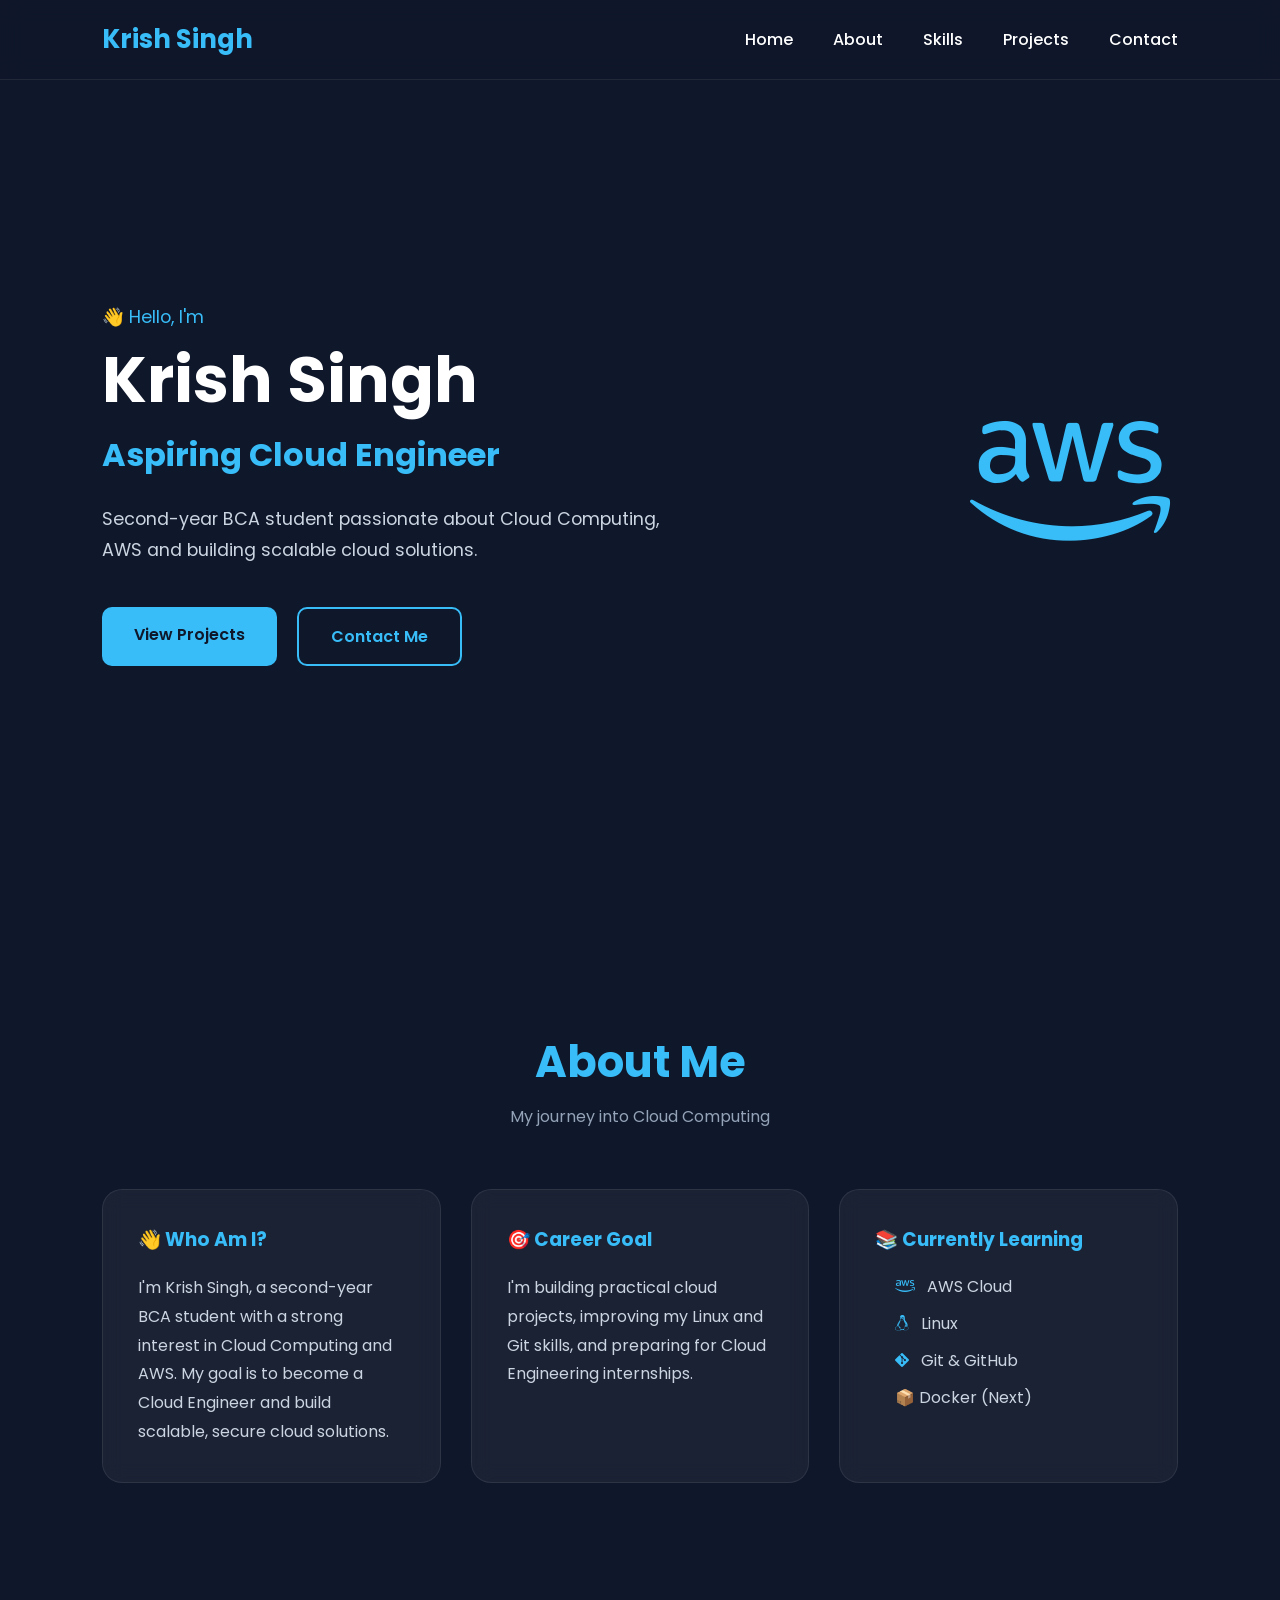
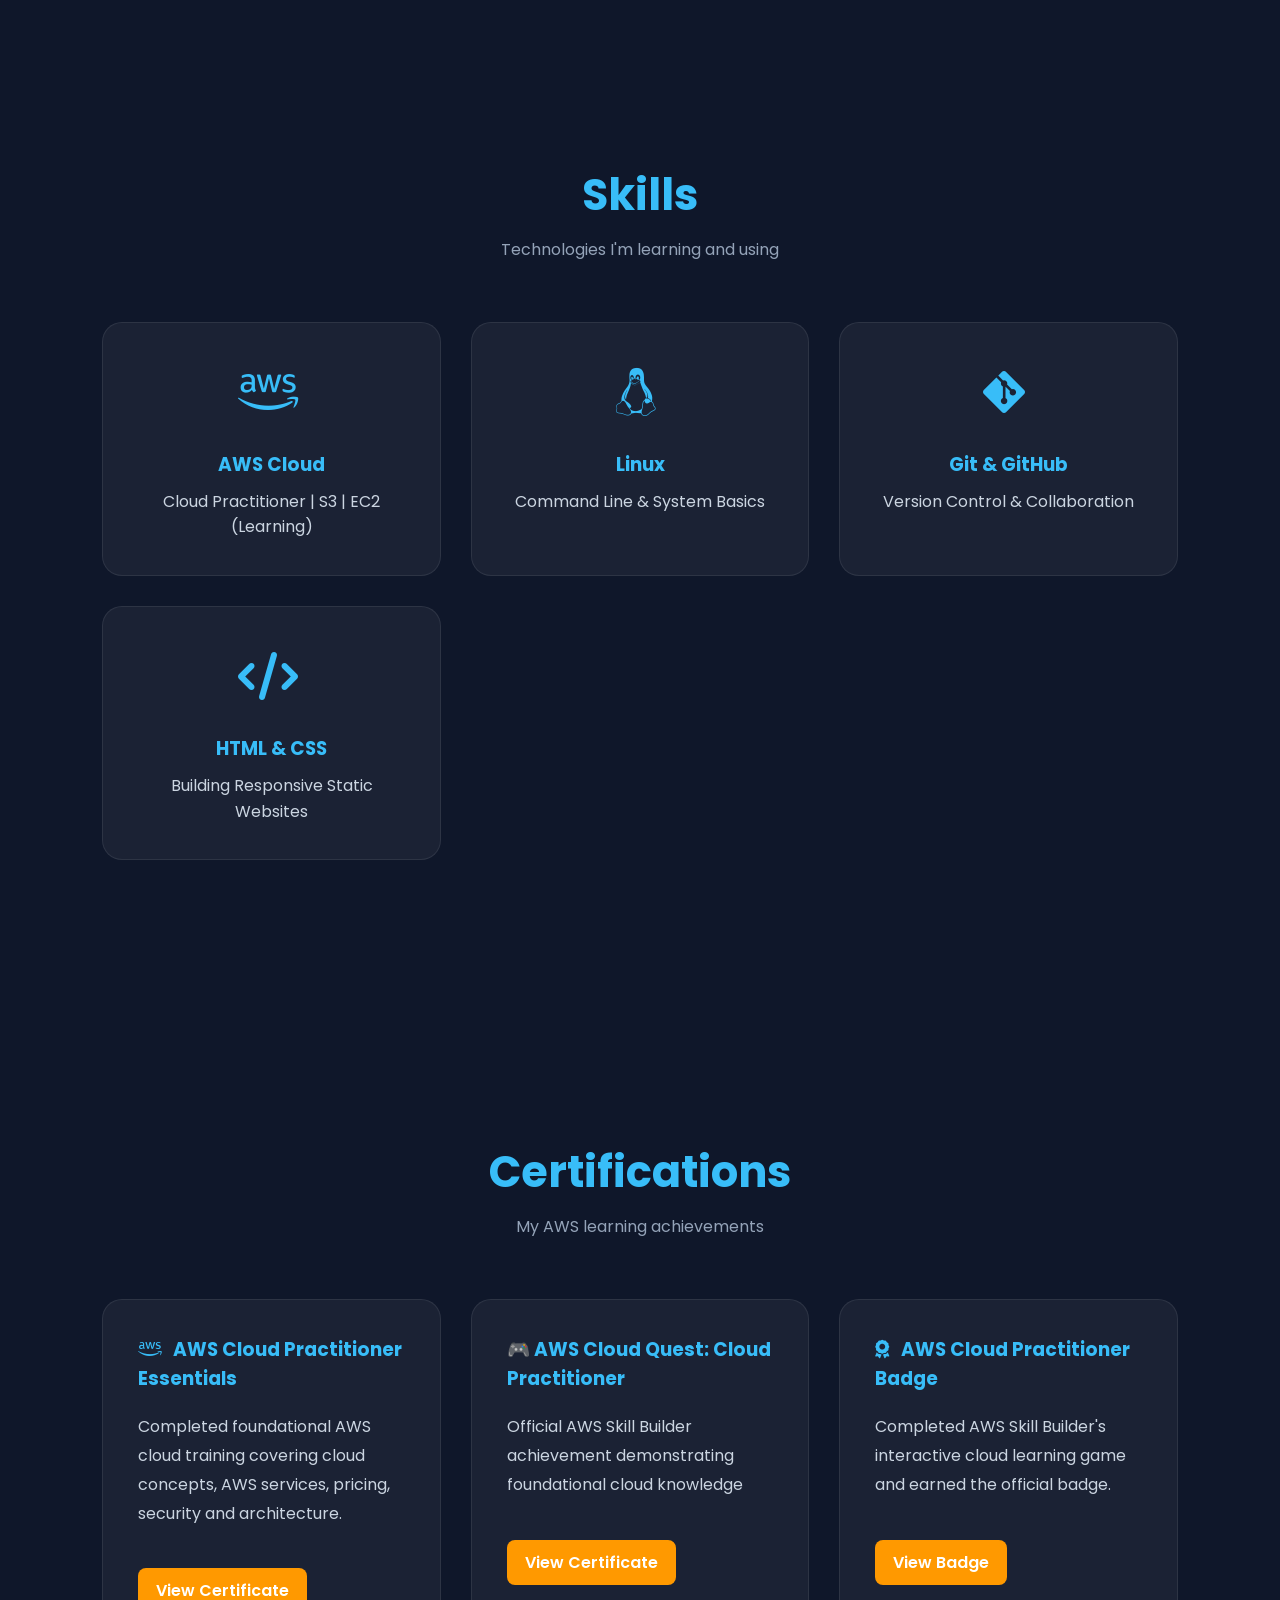
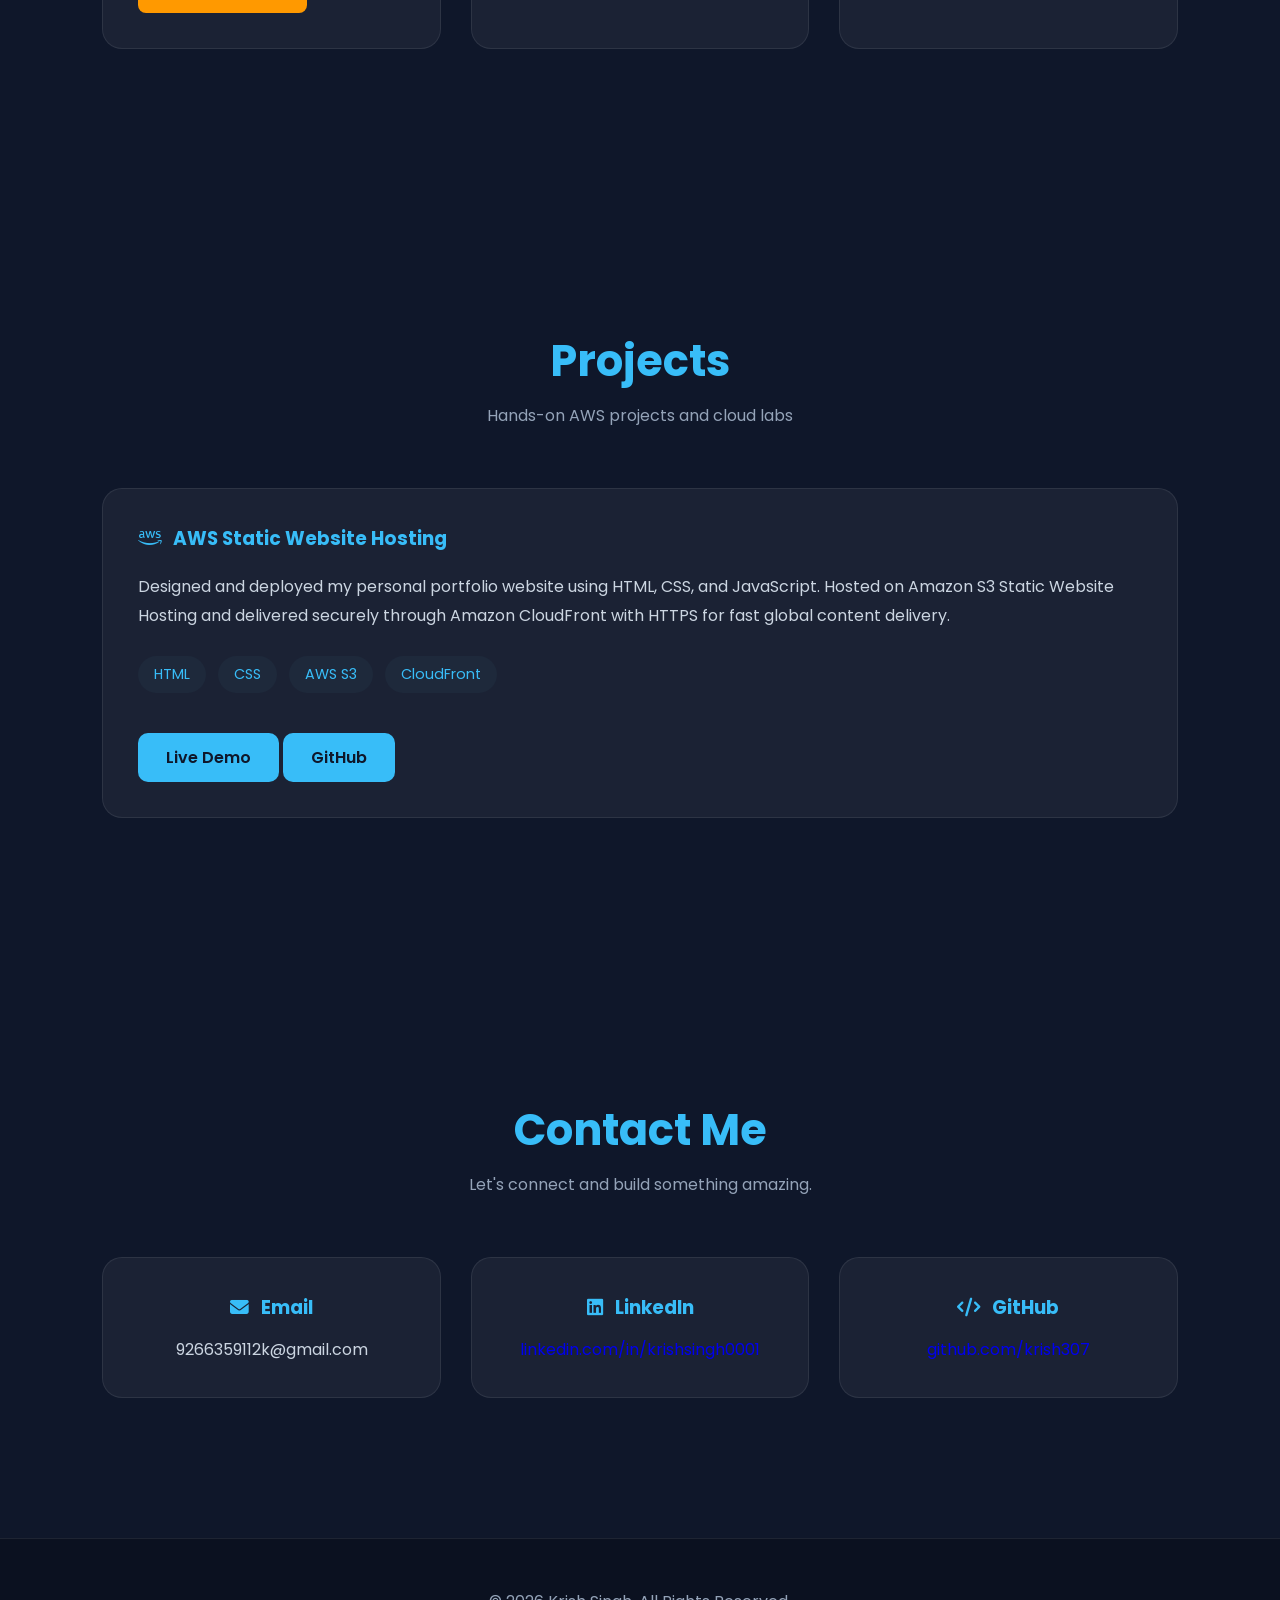
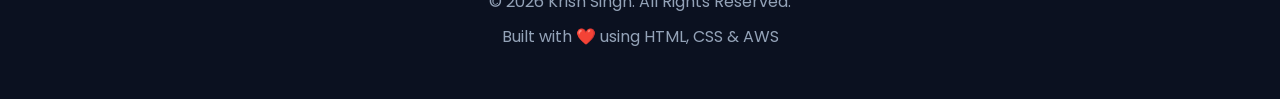
<file: index.html>
<!DOCTYPE html>
<html lang="en">

<head>
    <meta charset="UTF-8">
    <meta name="viewport" content="width=device-width, initial-scale=1.0">
    <title>Krish Singh | Cloud Engineer Portfolio</title>
    <link rel="preconnect" href="https://fonts.googleapis.com">
<link rel="preconnect" href="https://fonts.gstatic.com" crossorigin>
<link href="https://fonts.googleapis.com/css2?family=Poppins:ital,wght@0,100;0,200;0,300;0,400;0,500;0,600;0,700;0,800;0,900;1,100;1,200;1,300;1,400;1,500;1,600;1,700;1,800;1,900&display=swap" rel="stylesheet">

<link rel="stylesheet"
href="https://cdnjs.cloudflare.com/ajax/libs/font-awesome/6.7.2/css/all.min.css">
<link rel="stylesheet" href="https://cdnjs.cloudflare.com/ajax/libs/font-awesome/6.7.2/css/all.min.css">
    <link rel="stylesheet" href="style.css">
</head>

<body>

   <header>
<nav class="navbar">

    <div class="logo">
        Krish Singh
    </div>

    <ul class="nav-links">

        <li><a href="#home">Home</a></li>

        <li><a href="#about">About</a></li>

        <li><a href="#skills">Skills</a></li>

        <li><a href="#projects">Projects</a></li>

        <li><a href="#contact">Contact</a></li>

    </ul>

</nav>

</header>

<section id="home" class="hero">

    <div class="hero-content">

        <p class="intro">👋 Hello, I'm</p>

        <h1>Krish Singh</h1>

        <h2>Aspiring Cloud Engineer</h2>

        <p class="description">
            Second-year BCA student passionate about Cloud Computing,
            AWS and building scalable cloud solutions.
        </p>

        <div class="hero-buttons">

            <a href="#projects" class="primary-btn">View Projects</a>

            <a href="#contact" class="secondary-btn">Contact Me</a>

        </div>

    </div>

    <div class="hero-image">

        <i class="fa-brands fa-aws"></i>

    </div>

</section>
<section id="about" class="about">

    <div class="section-title">
        <h2>About Me</h2>
        <p>My journey into Cloud Computing</p>
    </div>

    <div class="about-container">

        <div class="about-card">

            <h3>👋 Who Am I?</h3>

            <p>
                I'm Krish Singh, a second-year BCA student with a strong interest
                in Cloud Computing and AWS. My goal is to become a Cloud Engineer
                and build scalable, secure cloud solutions.
            </p>

        </div>

        <div class="about-card">

            <h3>🎯 Career Goal</h3>

            <p>
                I'm building practical cloud projects, improving my Linux and Git
                skills, and preparing for Cloud Engineering internships.
            </p>

        </div>

        <div class="about-card">

            <h3>📚 Currently Learning</h3>

            <ul>

                <li><i class="fa-brands fa-aws"></i> AWS Cloud</li>

                <li><i class="fa-brands fa-linux"></i> Linux</li>

                <li><i class="fa-brands fa-git-alt"></i> Git & GitHub</li>

                <li>📦 Docker (Next)</li>

            </ul>

        </div>

    </div>

</section>
<section id="skills" class="skills">

    <div class="section-title">

        <h2>Skills</h2>

        <p>Technologies I'm learning and using</p>

    </div>

    <div class="skills-grid">

        <div class="skill-card">
            <span><i class="fa-brands fa-aws"></i></span>
            <h3>AWS Cloud</h3>
            <p>Cloud Practitioner | S3 | EC2 (Learning)</p>
        </div>

        <div class="skill-card">
            <span><i class="fa-brands fa-linux"></i></span>
            <h3>Linux</h3>
            <p>Command Line & System Basics</p>
        </div>

        <div class="skill-card">
            <span><i class="fa-brands fa-git-alt"></i></span>
            <h3>Git & GitHub</h3>
            <p>Version Control & Collaboration</p>
        </div>

        <div class="skill-card">
            <span><i class="fa-solid fa-code"></i></span>
            <h3>HTML & CSS</h3>
            <p>Building Responsive Static Websites</p>
        </div>

    </div>

</section>
<section id="certifications" class="certifications">

    <div class="section-title">

        <h2>Certifications</h2>

        <p>My AWS learning achievements</p>

    </div>

    <div class="cert-grid">

        <div class="cert-card">

            <h3><i class="fa-brands fa-aws"></i> AWS Cloud Practitioner Essentials</h3>

            <p>
                Completed foundational AWS cloud training covering
                cloud concepts, AWS services, pricing,
                security and architecture.
            </p>

            <span><a href="assets/certificates/aws-cloud-practitioner-essentials-certificate.pdf"
   target="_blank"
   class="btn-small">
   View Certificate
</a></span>

        </div>

        <div class="cert-card">

            <h3>🎮 AWS Cloud Quest: Cloud Practitioner</h3>

            <p>Official AWS Skill Builder achievement
                demonstrating foundational cloud knowledge
                
            </p>

            <span><a href="assets/certificates/aws-cloud-practitioner-certificate.pdf"
   target="_blank"
   class="btn-small">
   View Certificate
</a></span>

        </div>

        <div class="cert-card">

            <h3><i class="fa-solid fa-award"></i> AWS Cloud Practitioner Badge</h3>

            <p> Completed AWS Skill Builder's interactive
                cloud learning game and earned the official badge.
                
            </p>

            <span><a href="assets/certificates/aws-cloud-quest-cloud-practitioner-training-badge.png"
   target="_blank"
   class="btn-small">
   View Badge
</a></span>

        </div>

    </div>

</section>
<section id="projects" class="projects">

    <div class="section-title">

        <h2>Projects</h2>

        <p>Hands-on AWS projects and cloud labs</p>

    </div>

    <div class="project-grid">

        <div class="project-card">

            <h3><i class="fa-brands fa-aws"></i> AWS Static Website Hosting</h3>

            <p>
    Designed and deployed my personal portfolio website using
    HTML, CSS, and JavaScript. Hosted on Amazon S3 Static Website
    Hosting and delivered securely through Amazon CloudFront with
    HTTPS for fast global content delivery.
</p>

            <div class="tech-stack">

                <span>HTML</span>
                <span>CSS</span>
                <span>AWS S3</span>
                <span>CloudFront</span>

            </div>

            <a href="https://d2lk2nhp66uyva.cloudfront.net"
   target="_blank"
   class="project-btn">
   Live Demo
</a>
<a href="https://github.com/krish307"
   target="_blank"
   class="project-btn">
   GitHub
</a>
        </div>

    </div>

</section>
<section id="contact" class="contact">

    <div class="section-title">

        <h2>Contact Me</h2>

        <p>Let's connect and build something amazing.</p>

    </div>

    <div class="contact-container">

        <div class="contact-card">

            <h3><i class="fa-solid fa-envelope"></i> Email</h3>

            <p>9266359112k@gmail.com</p>

        </div>

        <div class="contact-card">

            <h3><i class="fa-brands fa-linkedin"></i> LinkedIn</h3>

          <p>
    <a href="https://www.linkedin.com/in/krishsingh0001" target="_blank">
        linkedin.com/in/krishsingh0001
    </a>
</p>

        </div>

        <div class="contact-card">

            <h3><i class="fa-solid fa-code"></i> GitHub</h3>

           <p>
    <a href="https://github.com/krish307" target="_blank">
        github.com/krish307
    </a>
</p>

        </div>

    </div>

</section>
<footer class="footer">

    <p>© 2026 Krish Singh. All Rights Reserved.</p>

    <p>Built with ❤️ using HTML, CSS & AWS</p>

</footer>

<script src="script.js"></script>

</body>

</html>
</file>
<file: style.css>
*{
    margin:0;
    padding:0;
    box-sizing:border-box;
}

html{
    scroll-behavior:smooth;
}

body{

    font-family:'Poppins',sans-serif;

    background:#0f172a;

    color:white;

}

a{
    text-decoration:none;
}

ul{
    list-style:none;
}
/* ===========================
   Navigation Bar
=========================== */

.navbar{

    width:100%;

    height:80px;

    display:flex;

    justify-content:space-between;

    align-items:center;

    padding:0 8%;

    position:fixed;

    top:0;

    left:0;

    z-index:1000;

    background:rgba(15,23,42,0.80);

    backdrop-filter:blur(12px);

    border-bottom:1px solid rgba(255,255,255,0.08);

}

.logo{

    font-size:1.6rem;

    font-weight:700;

    color:#38bdf8;

}

.nav-links{

    display:flex;

    gap:40px;

}

.nav-links a{

    color:white;

    font-weight:500;

    transition:.3s;

}

.nav-links a:hover{

    color:#38bdf8;

}
body{

    font-family:'Poppins',sans-serif;

    background:#0f172a;

    color:white;

    padding-top:80px;

}
/* ===========================
   Hero Section
=========================== */

.hero{

    min-height:90vh;

    display:flex;

    justify-content:space-between;

    align-items:center;

    padding:0 8%;

}

.hero-content{

    max-width:600px;

}

.intro{

    color:#38bdf8;

    font-size:1.1rem;

    margin-bottom:15px;

}

.hero h1{

    font-size:4rem;

    line-height:1.1;

    margin-bottom:15px;

}

.hero h2{

    color:#38bdf8;

    font-size:2rem;

    margin-bottom:25px;

}

.description{

    font-size:1.1rem;

    color:#cbd5e1;

    line-height:1.8;

    margin-bottom:40px;

}

.hero-buttons{

    display:flex;

    gap:20px;

}

.primary-btn{

    background:#38bdf8;

    color:#0f172a;

    padding:15px 32px;

    border-radius:10px;

    font-weight:600;

}

.secondary-btn{

    border:2px solid #38bdf8;

    color:#38bdf8;

    padding:15px 32px;

    border-radius:10px;

    font-weight:600;

}

.primary-btn,
.secondary-btn{

    transition:.3s ease;

}

.primary-btn:hover{

    transform:translateY(-5px);

    box-shadow:0 10px 25px rgba(56,189,248,.35);

}

.secondary-btn:hover{

    transform:translateY(-5px);

    box-shadow:0 10px 25px rgba(56,189,248,.20);

}

.hero-image{

    font-size:10rem;

    animation:float 4s ease-in-out infinite;

}

@keyframes float{

    0%{

        transform:translateY(0px);

    }

    50%{

        transform:translateY(-20px);

    }

    100%{

        transform:translateY(0px);

    }

}
/* ===========================
   About Section
=========================== */

.about{

    padding:140px 8%;

}

.section-title{

    text-align:center;

    margin-bottom:60px;

}

.section-title h2{

    font-size:2.7rem;

    color:#38bdf8;

}

.section-title p{

    color:#94a3b8;

    margin-top:10px;

}

.about-container{

    display:grid;

    grid-template-columns:repeat(auto-fit,minmax(280px,1fr));

    gap:30px;

}

.about-card{

    background:rgba(255,255,255,.05);

    border:1px solid rgba(255,255,255,.08);

    border-radius:20px;

    padding:35px;

    backdrop-filter:blur(10px);

    transition:.3s;

}

.about-card:hover{

    transform:translateY(-8px);

    border-color:#38bdf8;

}

.about-card h3{

    margin-bottom:20px;

    color:#38bdf8;

}

.about-card p{

    color:#cbd5e1;

    line-height:1.8;

}

.about-card ul{

    margin-left:20px;

}

.about-card li{

    margin-bottom:12px;

    color:#cbd5e1;

}
/* ===========================
   Skills Section
=========================== */

.skills{

    padding:140px 8%;

}

.skills-grid{

    display:grid;

    grid-template-columns:repeat(auto-fit,minmax(250px,1fr));

    gap:30px;

}

.skill-card{

    background:rgba(255,255,255,.05);

    border:1px solid rgba(255,255,255,.08);

    border-radius:20px;

    padding:35px;

    text-align:center;

    transition:.3s;

}

.skill-card:hover{

    transform:translateY(-10px);

    border-color:#38bdf8;

}

.skill-card span{

    font-size:3rem;

}

.skill-card h3{

    margin:20px 0 10px;

    color:#38bdf8;

}

.skill-card p{

    color:#cbd5e1;

    line-height:1.6;

}
/* ===========================
   Certifications
=========================== */

.certifications{

    padding:140px 8%;

}

.cert-grid{

    display:grid;

    grid-template-columns:repeat(auto-fit,minmax(300px,1fr));

    gap:30px;

}

.cert-card{

    background:rgba(255,255,255,.05);

    border:1px solid rgba(255,255,255,.08);

    border-radius:20px;

    padding:35px;

    transition:.3s;

}

.cert-card:hover{

    transform:translateY(-10px);

    border-color:#38bdf8;

}

.cert-card h3{

    color:#38bdf8;

    margin-bottom:20px;

}

.cert-card p{

    color:#cbd5e1;

    line-height:1.8;

    margin-bottom:25px;

}

.cert-card span{

    color:#4ade80;

    font-weight:600;

}
/* ===========================
   Projects
=========================== */

.projects{

    padding:140px 8%;

}

.project-grid{

    display:grid;

    grid-template-columns:repeat(auto-fit,minmax(340px,1fr));

    gap:35px;

}

.project-card{

    background:rgba(255,255,255,.05);

    border:1px solid rgba(255,255,255,.08);

    border-radius:20px;

    padding:35px;

    transition:.3s;

}

.project-card:hover{

    transform:translateY(-10px);

    border-color:#38bdf8;

}

.project-card h3{

    color:#38bdf8;

    margin-bottom:20px;

}

.project-card p{

    color:#cbd5e1;

    line-height:1.8;

}

.tech-stack{

    display:flex;

    flex-wrap:wrap;

    gap:12px;

    margin:25px 0;

}

.tech-stack span{

    background:#1e293b;

    color:#38bdf8;

    padding:8px 16px;

    border-radius:30px;

    font-size:.9rem;

}

.project-btn{

    display:inline-block;

    margin-top:15px;

    background:#38bdf8;

    color:#0f172a;

    padding:12px 28px;

    border-radius:10px;

    font-weight:600;

}
/* ===========================
   Contact Section
=========================== */

.contact{

    padding:140px 8%;

}

.contact-container{

    display:grid;

    grid-template-columns:repeat(auto-fit,minmax(280px,1fr));

    gap:30px;

}

.contact-card{

    background:rgba(255,255,255,.05);

    border:1px solid rgba(255,255,255,.08);

    border-radius:20px;

    padding:35px;

    text-align:center;

    transition:.3s;

}

.contact-card:hover{

    transform:translateY(-10px);

    border-color:#38bdf8;

}

.contact-card h3{

    color:#38bdf8;

    margin-bottom:15px;

}

.contact-card p{

    color:#cbd5e1;

    word-break:break-word;

}
/* ===========================
   Footer
=========================== */

.footer{

    padding:40px 8%;

    text-align:center;

    border-top:1px solid rgba(255,255,255,.08);

    background:#0b1120;

}

.footer p{

    color:#94a3b8;

    margin:10px 0;

}
/* ===========================
   Responsive Design
=========================== */

@media (max-width: 768px) {

    .navbar{

        flex-direction:column;

        height:auto;

        padding:20px;

        gap:20px;

    }

    .nav-links{

        flex-wrap:wrap;

        justify-content:center;

        gap:20px;

    }

    .hero{

        flex-direction:column-reverse;

        text-align:center;

        gap:60px;

        padding-top:50px;

    }

    .hero h1{

        font-size:2.8rem;

    }

    .hero h2{

        font-size:1.6rem;

    }

    .hero-buttons{

        justify-content:center;

        flex-wrap:wrap;

    }

    .hero-image{

        font-size:7rem;

    }

}
/* ===========================
   Icons
=========================== */

i{
    color:#38bdf8;
    margin-right:8px;
}
.btn-small{
    display:inline-block;
    margin-top:15px;
    padding:10px 18px;
    background:#ff9900;
    color:white;
    text-decoration:none;
    border-radius:8px;
    font-weight:600;
    transition:.3s;
}

.btn-small:hover{
    background:#e68a00;
}
</file>
